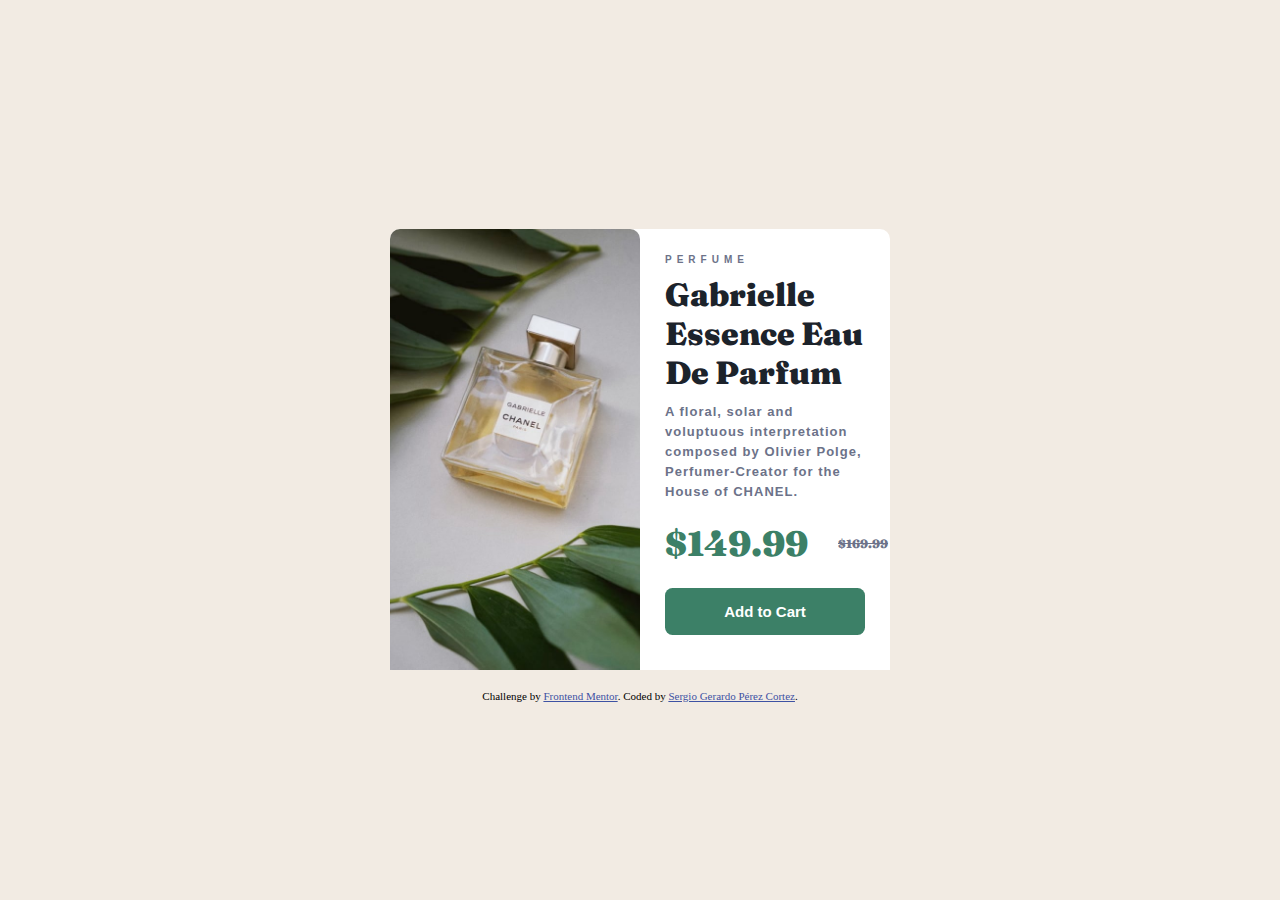
<file: Beginners/product-preview-card-component-main/index.html>
<!DOCTYPE html>
<html lang="en">
<head>
  <meta charset="UTF-8">
  <meta name="viewport" content="width=device-width, initial-scale=1.0"> <!-- displays site properly based on user's device -->

  <link rel="icon" type="image/png" sizes="32x32" href="./images/favicon-32x32.png">
  <link rel="stylesheet" href="./css/styles.css">
  
  <title>Frontend Mentor | Product preview card component</title>

  <!-- Feel free to remove these styles or customise in your own stylesheet 👍 -->
</head>
<body>
  <main class="card">
    <div class="card__preview"></div>
    <div class="card__content">
      <p class="card__category">Perfume</p>
      <h2 class="card__title">Gabrielle Essence Eau De Parfum</h2>
      <p class="card__description">A floral, solar and voluptuous interpretation composed by Olivier Polge, 
        Perfumer-Creator for the House of CHANEL.</p>
      <div class="card__prices">
        <p class="price--current">$149.99</p>
        <del class="price--old">$169.99</del>
      </div>
      <img src="./images/icon-cart.svg" alt="">
      <a href="" class="card__cta">Add to Cart</a>
    </div>
  </main>
  <div class="attribution">
    Challenge by <a href="https://www.frontendmentor.io?ref=challenge" target="_blank">Frontend Mentor</a>. 
    Coded by <a href="#">Sergio Gerardo Pérez Cortez</a>.
  </div>
</body>
</html>
</file>
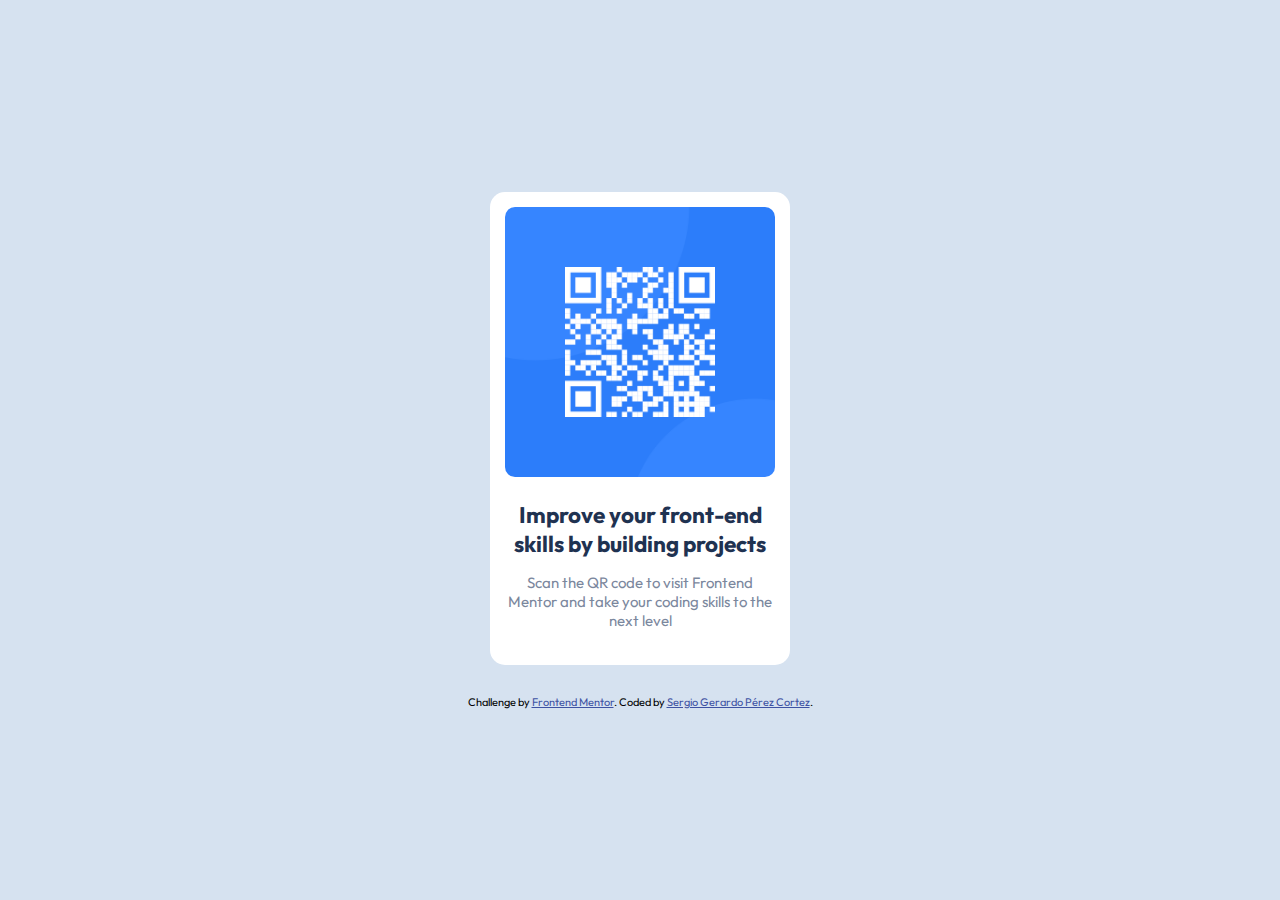
<file: Beginners/qr-code-component-main/index.html>
<!DOCTYPE html>
<html lang="en">
<head>
  <meta charset="UTF-8">
  <meta name="viewport" content="width=device-width, initial-scale=1.0"> <!-- displays site properly based on user's device -->

  <link rel="icon" type="image/png" sizes="32x32" href="./images/favicon-32x32.png">
  <link rel="stylesheet" href="./css/styles.css">
  
  <title>Frontend Mentor | QR code component</title>

  <!-- Feel free to remove these styles or customise in your own stylesheet 👍 -->
  <style>
    
  </style>
</head>
<body>
  <main class="card">
    <img src="./images/image-qr-code.png" alt="QR Code" class="card__image">
    <div class="card__content">
      <h2 class="card__title">Improve your front-end skills by building projects</h2>
      <p class="card__text">Scan the QR code to visit Frontend Mentor and take your coding skills to the next level</p>
    </div>
  </main>
  <footer class="attribution">
      Challenge by <a href="https://www.frontendmentor.io?ref=challenge" target="_blank">Frontend Mentor</a>. 
      Coded by <a href="#">Sergio Gerardo Pérez Cortez</a>.
  </footer>

</body>
</html>
</file>
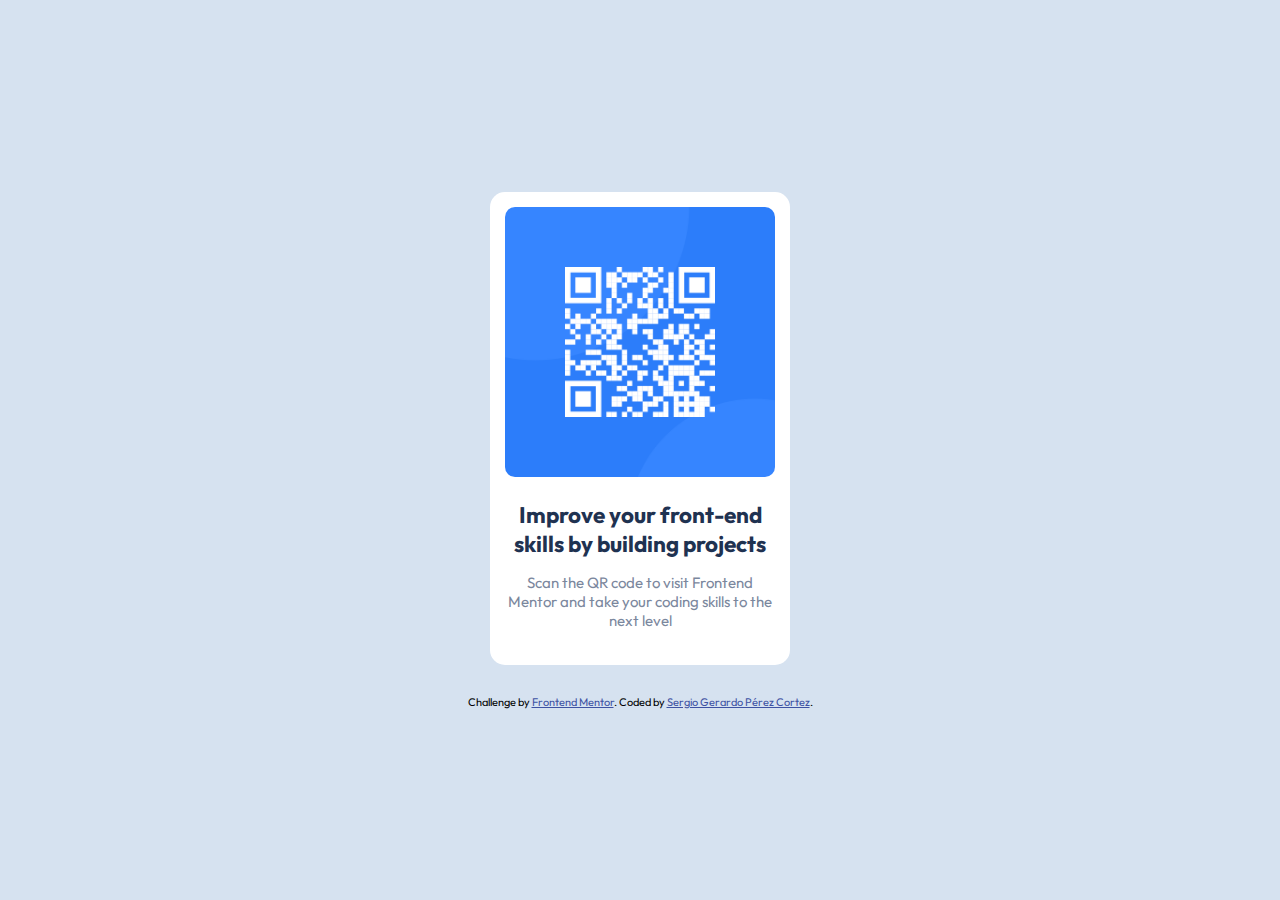
<file: Getting Started on Frontend Mentor/01-qr-code/index.html>
<!DOCTYPE html>
<html lang="en">
<head>
  <meta charset="UTF-8">
  <meta name="viewport" content="width=device-width, initial-scale=1.0"> <!-- displays site properly based on user's device -->

  <link rel="icon" type="image/png" sizes="32x32" href="./images/favicon-32x32.png">
  <link rel="stylesheet" href="./css/styles.css">
  
  <title>Frontend Mentor | QR code component</title>

  <!-- Feel free to remove these styles or customise in your own stylesheet 👍 -->
  <style>
    
  </style>
</head>
<body>
  <main class="card">
    <img src="./images/image-qr-code.png" alt="QR Code" class="card__image">
    <div class="card__content">
      <h1 class="card__title">Improve your front-end skills by building projects</h1>
      <p class="card__text">Scan the QR code to visit Frontend Mentor and take your coding skills to the next level</p>
    </div>
  </main>
  <footer class="attribution">
      Challenge by <a href="https://www.frontendmentor.io?ref=challenge" target="_blank">Frontend Mentor</a>. 
      Coded by <a href="#">Sergio Gerardo Pérez Cortez</a>.
  </footer>

</body>
</html>
</file>
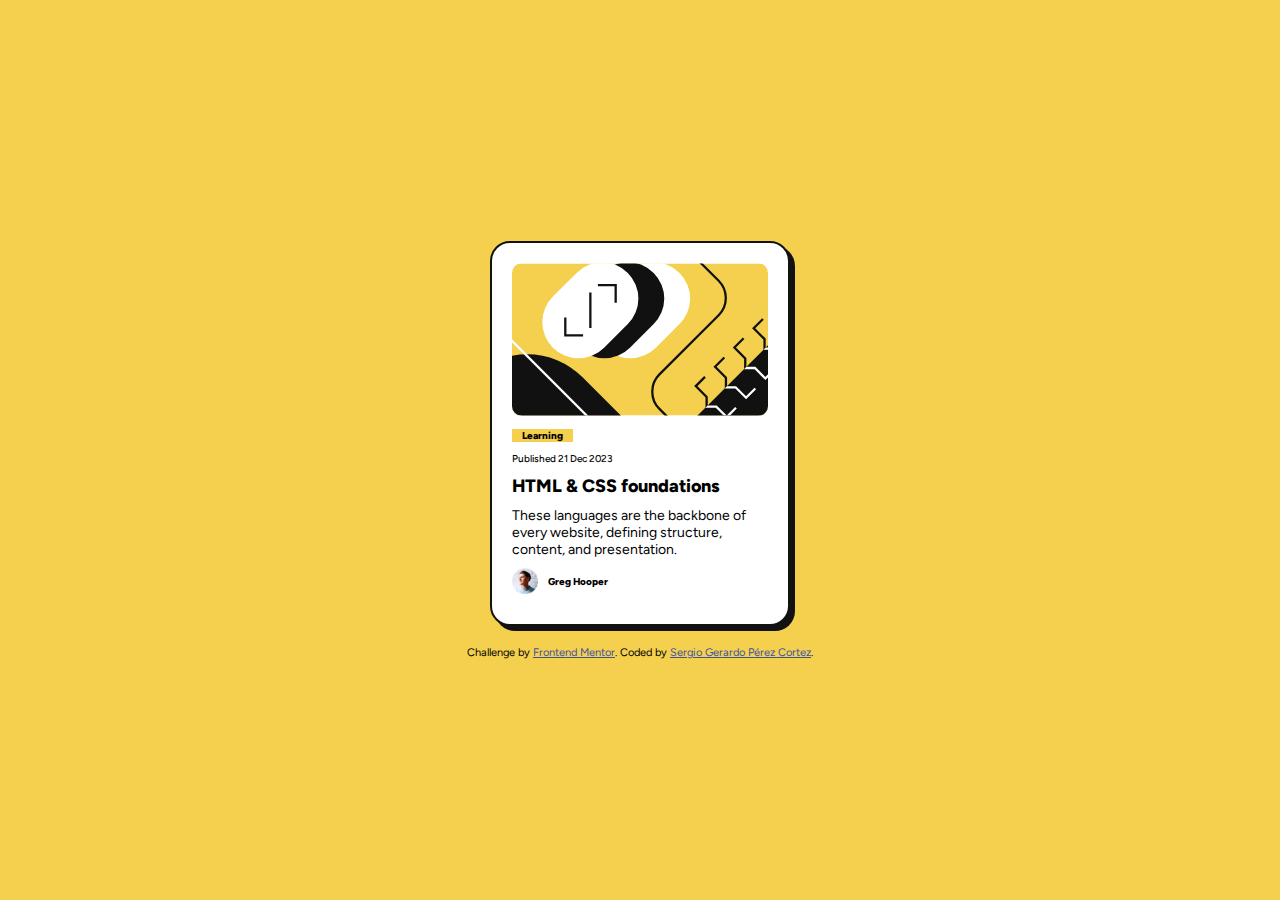
<file: Getting Started on Frontend Mentor/02-Blog-preview-card/index.html>
<!DOCTYPE html>
<html lang="en">
<head>
  <meta charset="UTF-8">
  <meta name="viewport" content="width=device-width, initial-scale=1.0"> <!-- displays site properly based on user's device -->

  <link rel="icon" type="image/png" sizes="32x32" href="./assets/images/favicon-32x32.png">
  <link rel="stylesheet" href="./assets/css/styles.css">
  
  <title>Frontend Mentor | Blog preview card</title>

</head>
<body>
  <section class="card">
    <img src="./assets/images/illustration-article.svg" alt="Post image" class="card__img">
    <div class="card__content">
      <p class="card__tag">Learning</p>
      <p class="card__published">Published 21 Dec 2023</p>
      <h1 class="card__title">HTML & CSS foundations</h1>
      <p class="card__text">These languages are the backbone of every website, defining structure, content, and presentation.</p>
      <div class="card__author">
        <img src="./assets/images/image-avatar.webp" alt="Author profile image" class="card__author-img">
        <p class="card__author-name">Greg Hooper</p>
      </div>
    </div>
    </section>
  
  <div class="attribution">
    Challenge by <a href="https://www.frontendmentor.io?ref=challenge" target="_blank">Frontend Mentor</a>. 
    Coded by <a href="#">Sergio Gerardo Pérez Cortez</a>.
  </div>
</body>
</html>
</file>
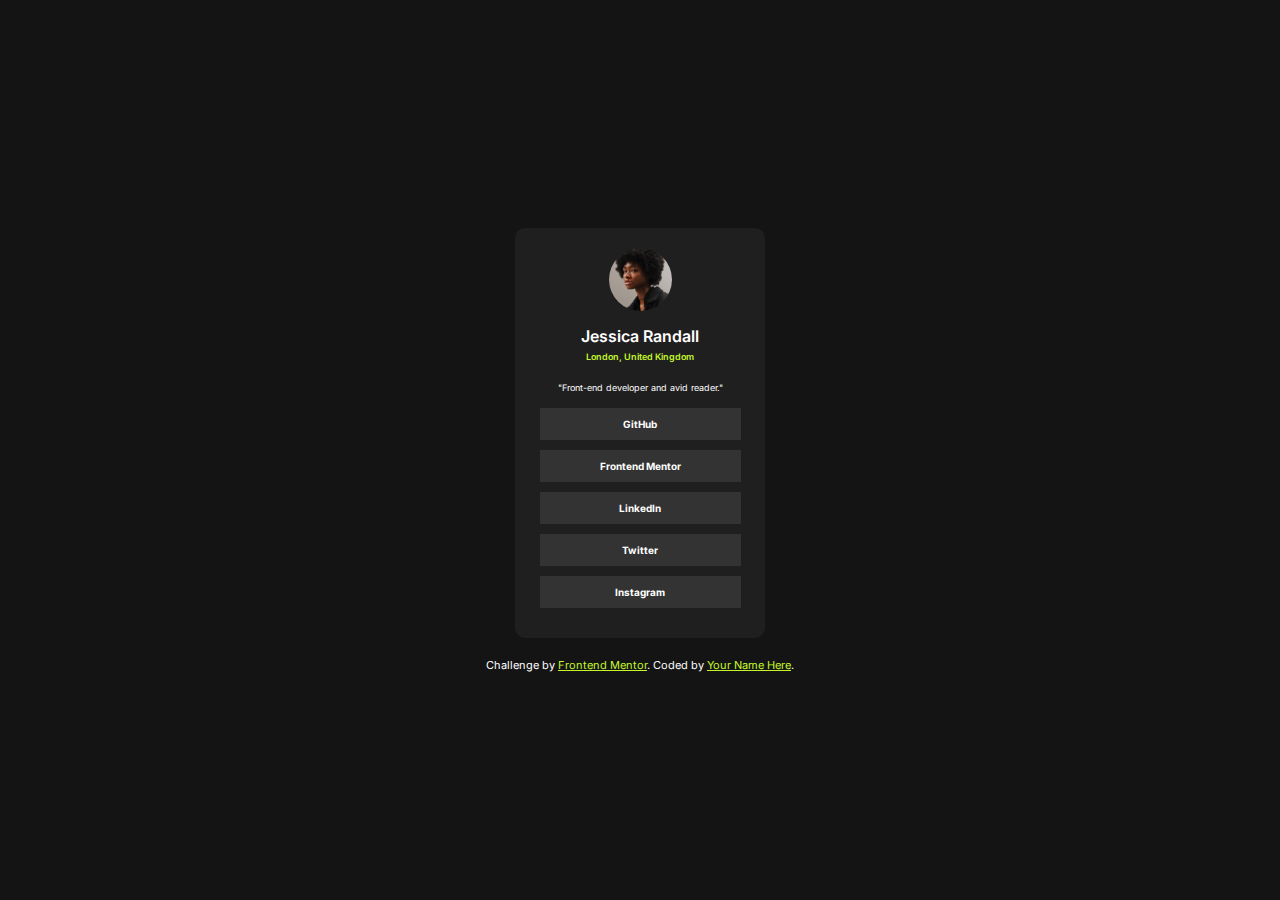
<file: Getting Started on Frontend Mentor/03-social-links-profile/index.html>
<!DOCTYPE html>
<html lang="en">
<head>
  <meta charset="UTF-8">
  <meta name="viewport" content="width=device-width, initial-scale=1.0"> <!-- displays site properly based on user's device -->

  <link rel="icon" type="image/png" sizes="32x32" href="./assets/images/favicon-32x32.png">
  <link rel="stylesheet" href="./assets/css/styles.css">
  
  <title>Frontend Mentor | Social links profile</title>

</head>
<body>
  <section class="card">
    <img src="./assets/images/avatar-jessica.jpeg" alt="Jessica Randal Profile Picture" class="card__img">
    <h1 class="card__title">Jessica Randall</h1>
    <p class="card__address">London, United Kingdom</p>
    <p class="card__role">"Front-end developer and avid reader."</p>
    <ul class="card__list">
      <li class="card__item">GitHub</li>
      <li class="card__item">Frontend Mentor</li>
      <li class="card__item">LinkedIn</li>
      <li class="card__item">Twitter</li>
      <li class="card__item">Instagram</li>
    </ul>
  </section>
    
  <div class="attribution">
    Challenge by <a href="https://www.frontendmentor.io?ref=challenge" target="_blank">Frontend Mentor</a>. 
    Coded by <a href="#">Your Name Here</a>.
  </div>
</body>
</html>
</file>
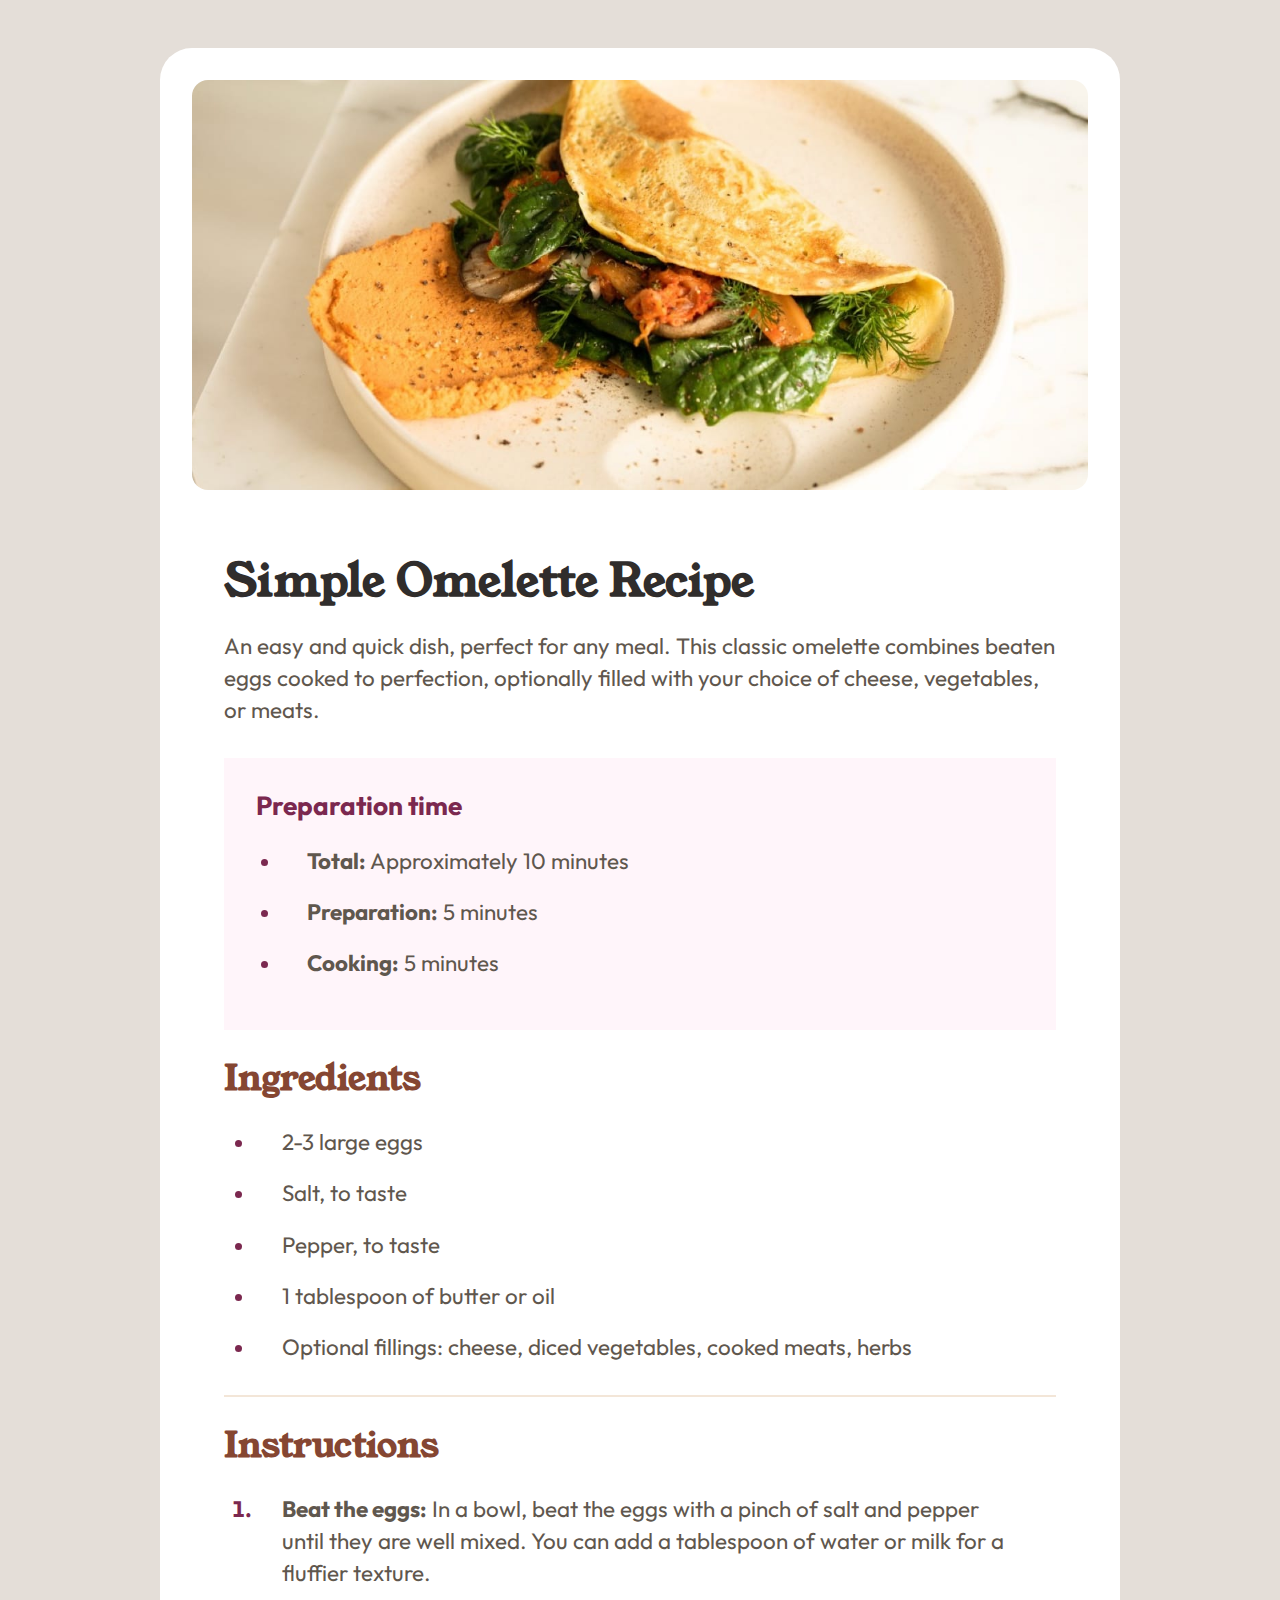
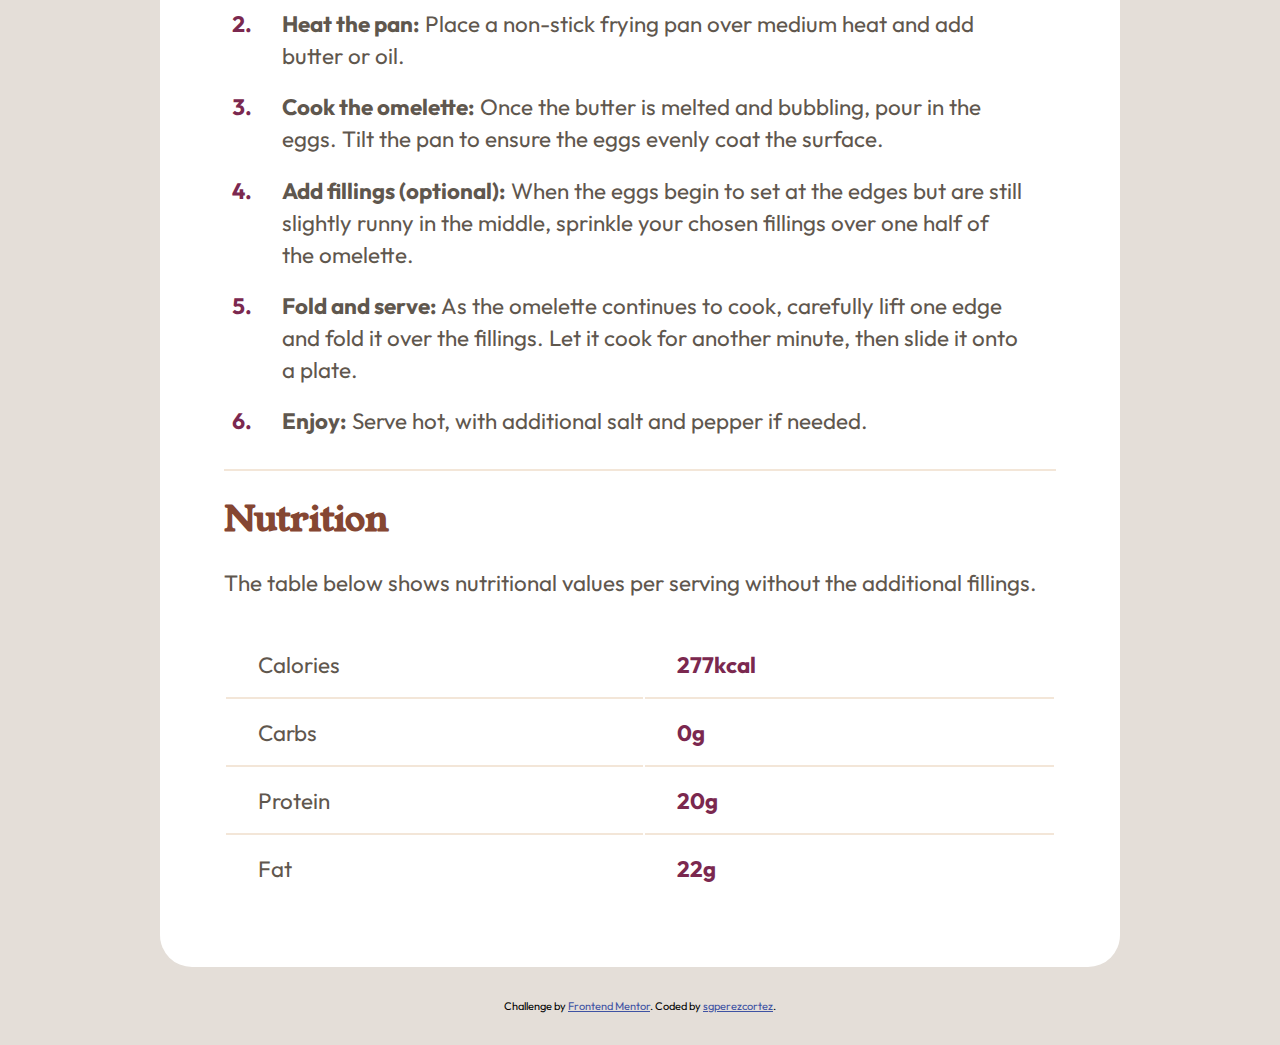
<file: Getting Started on Frontend Mentor/04-recipe-page/index.html>
<!DOCTYPE html>
<html lang="en">
  <head>
    <meta charset="UTF-8" />
    <meta name="viewport" content="width=device-width, initial-scale=1.0" />
    <!-- displays site properly based on user's device -->

    <link
      rel="icon"
      type="image/png"
      sizes="32x32"
      href="./assets/images/favicon-32x32.png"
    />
    <link rel="stylesheet" href="./assets/css3/styles.css" />

    <title>Frontend Mentor | Recipe page</title>
  </head>
  <body>
    <section class="recipe">
      <img
        src="./assets/images/image-omelette.jpeg"
        alt="Simple Omelette recipe image"
        class="recipe__img"
      />
      <div class="recipe__details">
        <h1 class="recipe__title">Simple Omelette Recipe</h1>
        <p class="recipe__text">
          An easy and quick dish, perfect for any meal. This classic omelette
          combines beaten eggs cooked to perfection, optionally filled with your
          choice of cheese, vegetables, or meats.
        </p>
        <div class="recipe__prep-time">
          <h3 class="prep-time__title">Preparation time</h3>
          <ul class="prep-time__list">
            <li class="prep-time__item">
              <span class="item--bold">Total:</span> Approximately 10 minutes
            </li>
            <li class="prep-time__item">
              <span class="item--bold">Preparation:</span> 5 minutes
            </li>
            <li class="prep-time__item">
              <span class="item--bold">Cooking:</span> 5 minutes
            </li>
          </ul>
        </div>
        <h2 class="recipe__subheading">Ingredients</h2>
        <ul class="recipe__ingredients">
          <li class="ingredients__item">2-3 large eggs</li>
          <li class="ingredients__item">Salt, to taste</li>
          <li class="ingredients__item">Pepper, to taste</li>
          <li class="ingredients__item">1 tablespoon of butter or oil</li>
          <li class="ingredients__item">
            Optional fillings: cheese, diced vegetables, cooked meats, herbs
          </li>
        </ul>
        <section class="instructions">
          <h2 class="recipe__subheading">Instructions</h2>
          <ol class="recipe__instructions">
            <li class="instructions__item">
              <span class="item--bold">Beat the eggs:</span> In a bowl, beat the
              eggs with a pinch of salt and pepper until they are well mixed.
              You can add a tablespoon of water or milk for a fluffier texture.
            </li>
            <li class="instructions__item">
              <span class="item--bold">Heat the pan:</span> Place a non-stick
              frying pan over medium heat and add butter or oil.
            </li>
            <li class="instructions__item">
              <span class="item--bold">Cook the omelette:</span> Once the butter
              is melted and bubbling, pour in the eggs. Tilt the pan to ensure
              the eggs evenly coat the surface.
            </li>
            <li class="instructions__item">
              <span class="item--bold">Add fillings (optional):</span> When the
              eggs begin to set at the edges but are still slightly runny in the
              middle, sprinkle your chosen fillings over one half of the
              omelette.
            </li>
            <li class="instructions__item">
              <span class="item--bold">Fold and serve:</span> As the omelette
              continues to cook, carefully lift one edge and fold it over the
              fillings. Let it cook for another minute, then slide it onto a
              plate.
            </li>
            <li class="instructions__item">
              <span class="item--bold">Enjoy:</span> Serve hot, with additional
              salt and pepper if needed.
            </li>
          </ol>
        </section>
        <h2 class="recipe__subheading">Nutrition</h2>
        <p class="recipe__text">
          The table below shows nutritional values per serving without the
          additional fillings.
        </p>
        <table class="recipe__table">
          <tr>
            <td>Calories</td>
            <td class="table__fact item--bold">277kcal</td>
          </tr>
          <tr>
            <td>Carbs</td>
            <td class="table__fact item--bold">0g</td>
          </tr>
          <tr>
            <td>Protein</td>
            <td class="table__fact item--bold">20g</td>
          </tr>
          <tr>
            <td>Fat</td>
            <td class="table__fact item--bold">22g</td>
          </tr>
        </table>
      </div>
    </section>

    <div class="attribution">
      Challenge by
      <a href="https://www.frontendmentor.io?ref=challenge" target="_blank"
        >Frontend Mentor</a
      >. Coded by <a href="#">sgperezcortez</a>.
    </div>
  </body>
</html>
</file>
<file: Beginners/product-preview-card-component-main/css/styles.css>
@import url('https://fonts.googleapis.com/css2?family=Fraunces:opsz,wght@9..144,400;9..144,600&display=swap');

*,
*::before,
*::after {
  padding: 0;
  margin: 0;
  box-sizing: border-box;
}

:root {
  font-size: 62.5%;
  --dark-cyan: hsl(158, 36%, 37%);
  --cream: hsl(30, 38%, 92%);
  --very-dark-blue: hsl(212, 21%, 14%);
  --dark-grayish-blue: hsl(228, 12%, 48%);
  --white: hsl(0, 0%, 100%);
}

body {
  height: 100vh;
  background-color: var(--cream);
  display: flex;
  flex-direction: column;
  justify-content: center;
  align-items: center;
  padding-top: 10rem;
}

.attribution { font-size: 11px; text-align: center; padding: 2rem 0;}
.attribution a { color: hsl(228, 45%, 44%); }

.card {
  flex-direction: column;
  max-width: 37.5rem;
  font-size: 1.4rem;
  background-color: var(--white);
  border-radius: 1rem 1rem 0 0;
}

.card__preview {
  background-image: url('../images/image-product-mobile.jpg');
  border-radius: 1rem 1rem 0 0;
  background-size: cover;
  background-position: bottom;
  min-height: 30rem;
}

.card__content {
  padding: 2.5rem;
}

.card__content > * {
  margin-bottom: 1rem;
  font-size: 1rem;
  color: var(--dark-grayish-blue);
}

.card__category {
  text-transform: uppercase;
  letter-spacing: 5px;
}

.card__title {
  font-size: 3.2rem;
  font-weight: 800;
    color: var(--very-dark-blue);
}


.card__description {
  font-size: 1.3rem;
  letter-spacing: 1px;
  line-height: 2rem;
}

.card__prices {
  display: flex;
  align-items: center;
  margin-top: 2rem;
}

.card__title,
.card__prices {
  font-family: 'Fraunces', serif;
  font-weight: 900;
}

.price--current {
  font-size: 3.5rem;
  color: var(--dark-cyan)
}

.price--old {
  /* text-decoration: line-through; */
  font-size: 1.2rem;
  margin-left: 3rem;
}

.card__cta {
  display: inline-block;
  text-decoration: none;
  width: 100%;
  background-color: var(--dark-cyan);
  color: var(--white);
  text-align: center;
  padding: 1.5rem;
  font-size: 1.5rem;
  border-radius: .75rem;
  margin-top: -4rem;
}

.card__category,
.card__description,
.card__cta {
  font-family: 'Montserrat', sans-serif;
  font-weight: 600;
}

@media screen and (min-width: 37.5rem) {
  .card {
    display: flex;
    flex-direction: row;
    max-width: 50rem;
    margin-top: -5rem;
  }

  .card__preview {
    background-image: url('../images/image-product-desktop.jpg');
  }

  .card__preview, .card__content {
    min-width: 50%;
  }

}
</file>
<file: Beginners/qr-code-component-main/css/styles.css>
@import url('https://fonts.googleapis.com/css2?family=Outfit:wght@400;700&display=swap');

*,
*::before,
*::after {
  padding: 0;
  margin: 0;
  box-sizing: border-box;
}

:root {
  font-size: 62.5%;
  --white: hsl(0, 0%, 100%);
  --light-gray: hsl(212, 45%, 89%);
  --grayish-blue: hsl(220, 15%, 55%);
  --dark-blue: hsl(218, 44%, 22%);
}

body {
  font-family: "Outfit", sans-serif;
  background: var(--light-gray);
  display: flex;
  justify-content: center;
  align-items: center;
  height: 100vh;
  flex-direction: column;
}

.card {
  width: 30rem;
  max-width: 90%;
  padding: 1.5rem;
  background: var(--white);
  border-radius: 1.5rem;
}

.card__image {
  max-width: 100%;
  border-radius: 1rem;
}

.card__content {
  margin: 2rem auto;
  text-align: center;
}

.card__title {
  font-size: 2.25rem;
  color: var(--dark-blue);
}

.card__text {
  font-size: 1.5rem;
  color: var(--grayish-blue);
  margin-top: 1.5rem;
}

.attribution { 
  font-size: 11px; 
  text-align: center;
  margin-top: 3rem;
}
.attribution a { color: hsl(228, 45%, 44%); }
</file>
<file: Getting Started on Frontend Mentor/01-qr-code/css/styles.css>
@import url('https://fonts.googleapis.com/css2?family=Outfit:wght@400;700&display=swap');

*,
*::before,
*::after {
  padding: 0;
  margin: 0;
  box-sizing: border-box;
}

:root {
  font-size: 62.5%;
  --white: hsl(0, 0%, 100%);
  --light-gray: hsl(212, 45%, 89%);
  --grayish-blue: hsl(220, 15%, 55%);
  --dark-blue: hsl(218, 44%, 22%);
}

body {
  font-family: "Outfit", sans-serif;
  background: var(--light-gray);
  display: flex;
  justify-content: center;
  align-items: center;
  height: 100vh;
  flex-direction: column;
}

.card {
  width: 30rem;
  max-width: 90%;
  padding: 1.5rem;
  background: var(--white);
  border-radius: 1.5rem;
}

.card__image {
  max-width: 100%;
  border-radius: 1rem;
}

.card__content {
  margin: 2rem auto;
  text-align: center;
}

.card__title {
  font-size: 2.25rem;
  color: var(--dark-blue);
}

.card__text {
  font-size: 1.5rem;
  color: var(--grayish-blue);
  margin-top: 1.5rem;
}

.attribution { 
  font-size: 11px; 
  text-align: center;
  margin-top: 3rem;
}
.attribution a { color: hsl(228, 45%, 44%); }
</file>
<file: Getting Started on Frontend Mentor/02-Blog-preview-card/assets/css/styles.css>
@import url('https://fonts.googleapis.com/css2?family=Figtree:ital,wght@0,300..900;1,300..900&display=swap');

*,
*::before,
*::after {
    padding: 0;
    margin: 0;
    box-sizing: border-box;
}

:root {
    font-size: 62.5%;
    --bg-yellow: hsl(47, 88%, 63%);
    --bg-white: hsl(0, 0%, 100%);
    --clr-g500: hsl(0, 0%, 42%);
    --clr-g950: hsl(0, 0%, 7%);
}

body {
    font-family: "Figtree", sans-serif;
    background-color: var(--bg-yellow);
    height: 100vh;
    display: flex;
    flex-direction: column;
    justify-content: center;
    align-items: center;
}

.card {
    background-color: var(--bg-white);
    max-width: 30rem;
    border-radius: 2rem;
    border: 2px solid var(--clr-g950);
    padding: 2rem;
    box-shadow: 0.5rem 0.5rem var(--clr-g950);
}

.card__img {
    width: 100%;
    border-radius: 1rem;
}

.card__content {
    font-size: 1rem;
    margin-top: 1rem;
}

.card__content>* {
    margin-bottom: 1rem;
}

.card__tag {
    background-color: var(--bg-yellow);
    width: fit-content;
    padding: 0rem 1rem;
    font-weight: 800;
}

.card__published {
    font-weight: 500;
}

.card__title {
    font-size: 1.8rem;
    font-weight: 800;
}

.card__text {
    font-size: 1.4rem;
}

.card__author {
    display: flex;
    align-items: center;
}

.card__author-img {
    max-width: 10%;
}

.card__author-name {
    margin-left: 1rem;
    font-weight: 800;
}

.attribution {
    font-size: 11px;
    text-align: center;
    margin-top: 2rem;
}

.attribution a {
    color: hsl(228, 45%, 44%);
}
</file>
<file: Getting Started on Frontend Mentor/03-social-links-profile/assets/css/styles.css>
@import url('https://fonts.googleapis.com/css2?family=Inter:wght@100..900&display=swap');

*,
*::before,
*::after {
    padding: 0;
    margin: 0;
    box-sizing: border-box;
}

:root {
    font-family: "Inter", serif;
    font-size: 62.5%;
    font-weight: 400;
    --clr-green: hsl(75, 94%, 57%);
    --clr-white: hsl(0, 0%, 100%);
    --clr-grey700: hsl(0, 0%, 20%);
    --clr-grey800: hsl(0, 0%, 12%);
    --clr-grey900: hsl(0, 0%, 8%);
}


body {
    background-color: var(--clr-grey900);
    height: 100vh;
    display: flex;
    flex-direction: column;
    justify-content: center;
    align-items: center;
}

.card {
    background-color: var(--clr-grey800);
    width: 25rem;
    display: flex;
    flex-direction: column;
    align-items: center;
    color: var(--clr-white);
    padding: 2rem;
    border-radius: 1rem;
}

.card__img {
    border-radius: 50%;
    max-width: 30%;
}

.card__title {
    margin-top: 1.5rem;
    font-size: 1.6rem;
    font-weight: 600;
}

.card__address {
    margin-top: .5rem;
    color: var(--clr-green);
    font-size: .9rem;
    font-weight: 600;
}

.card__role {
    margin-top: 2rem;
    font-size: .9rem;
}

.card__list {
    list-style: none;
    max-width: 100%;
    margin-top: 1.5rem;
}

.card__item {
    background-color: var(--clr-grey700);
    text-align: center;
    margin-bottom: 1rem;
    padding: 1rem 6rem;
    transition: all 0.6s;
    font-weight: 700;
}

.card__item:hover{
    background-color: var(--clr-green);
    color: var(--clr-grey800);
}

.attribution {
    margin-top: 2rem;
    font-size: 1.1rem;
    color: var(--clr-white);
    text-align: center;
}

.attribution a {
    color: var(--clr-green);
}
</file>
<file: Getting Started on Frontend Mentor/04-recipe-page/assets/css3/styles.css>
@import url('https://fonts.googleapis.com/css2?family=Outfit:wght@100..900&family=Young+Serif&display=swap');

*,
*::before,
*::after {
    margin: 0;
    padding: 0;
    box-sizing: border-box;
}

:root {
    --clr-white: hsl(0, 0%, 100%);
    --clr-stone100: hsl(30, 54%, 90%);
    --clr-stone150: hsl(30, 18%, 87%);
    --clr-stone600: hsl(30, 10%, 34%);
    --clr-stone900: hsl(24, 5%, 18%);
    --clr-brown800: hsl(14, 45%, 36%);
    --clr-rose800: hsl(332, 51%, 32%);
    --clr-rose50: hsl(330, 100%, 98%);
}

body {
    font-size: 62.5%;
    font-family: "Outfit", sans-serif;
    background-color: var(--clr-white);
}

.recipe, .recipe__img {
    max-width: 100%;
}

.recipe__details {
    padding: 2rem;
    font-size: 1.4rem;
    line-height: 2rem;
    font-weight: 400;
    color: var(--clr-stone600);
}

.recipe__title,
.recipe__subheading {
    font-family: "Young serif", serif;
    margin: 2rem 0;
}

.recipe__title {
    font-size: 2.8rem;
    font-weight: 700;
    line-height: 3rem;
    margin-bottom: 1.6rem;
    color: var(--clr-stone900);
}

.recipe__subheading {
    color: var(--clr-brown800);
    font-size: 2.2rem;
    font-weight: 600;
}

.recipe__prep-time {
    background-color: var(--clr-rose50);
    margin-top: 2rem;
    padding: 2rem;
}

.prep-time__title {
    color: var(--clr-rose800);
    margin-bottom: 1.4rem;
}

.prep-time__list {
    margin-left: 1.6rem;
}

.prep-time__item,
.ingredients__item,
.instructions__item {
    margin-bottom: 1.2rem;
    padding-left: 1.6rem;

}

.prep-time__item::marker,
.ingredients__item::marker,
.instructions__item::marker {
    color: var(--clr-rose800);
    font-weight: 700;
}

.recipe__ingredients,
.recipe__instructions {
    margin: 2rem;
}

.instructions {
    border-top: 2px solid var(--clr-stone100);
    border-bottom: 2px solid var(--clr-stone100);
}

.item--bold {
    font-weight: 700;
}

.table__fact {
    color: var(--clr-rose800);
    border-collapse: collapse;
}

.recipe__table {
    margin-top: 2rem;
    min-width: 100%;
}

tr:not(:last-child) td {
    border-bottom: 2px solid var(--clr-stone100);
}

td {
    padding: 1rem 2rem;
}

.attribution {
    margin: 2rem auto;
    font-size: 11px;
    text-align: center;
}

.attribution a {
    color: hsl(228, 45%, 44%);
}

@media only screen and (min-width: 450px) {
    body{
        display: flex;
        flex-direction: column;
        justify-content: center;
        align-items: center;
        background-color: var(--clr-stone150);
    }

    .recipe {
        margin-top: 3rem;
        max-width: 75%;
        background-color: var(--clr-white);
        padding: 2rem;
        border-radius: 2rem;
    }

    .recipe__img {
        border-radius: 1.0rem;
    }
}
</file>
